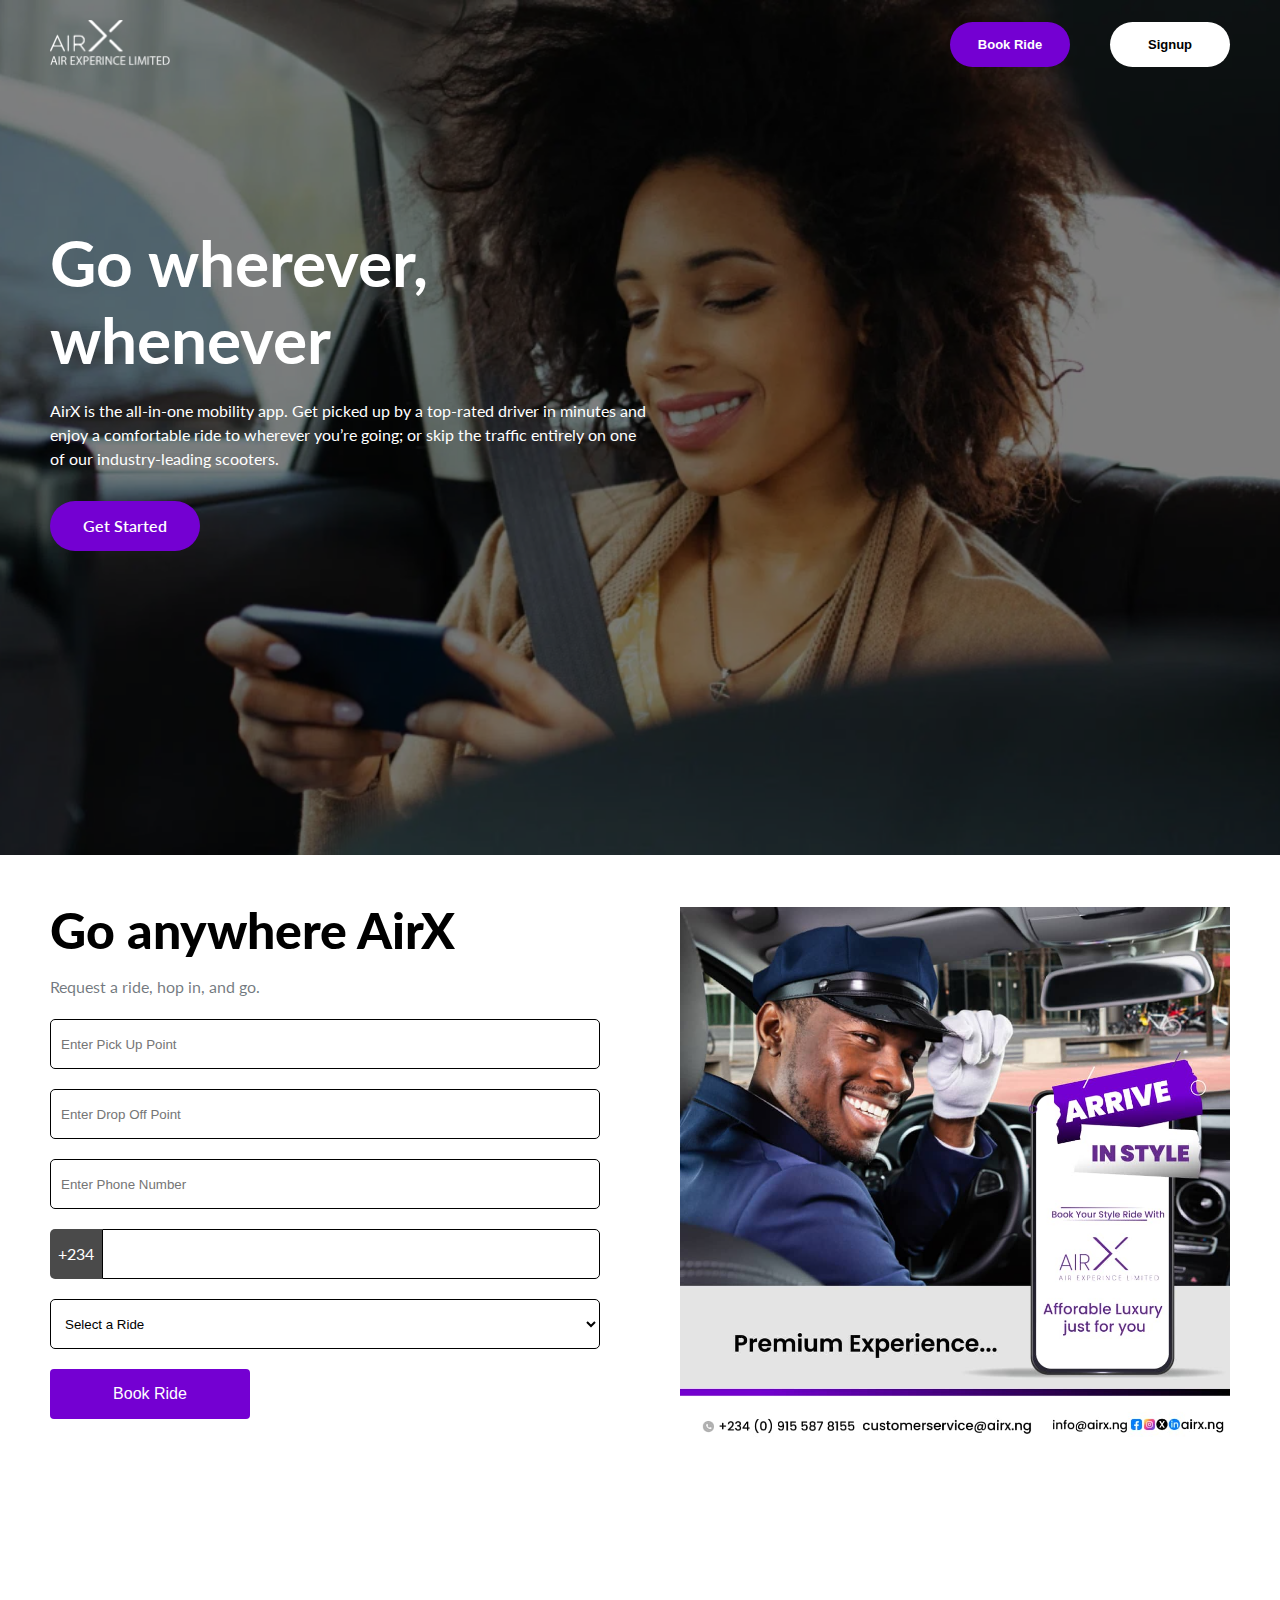
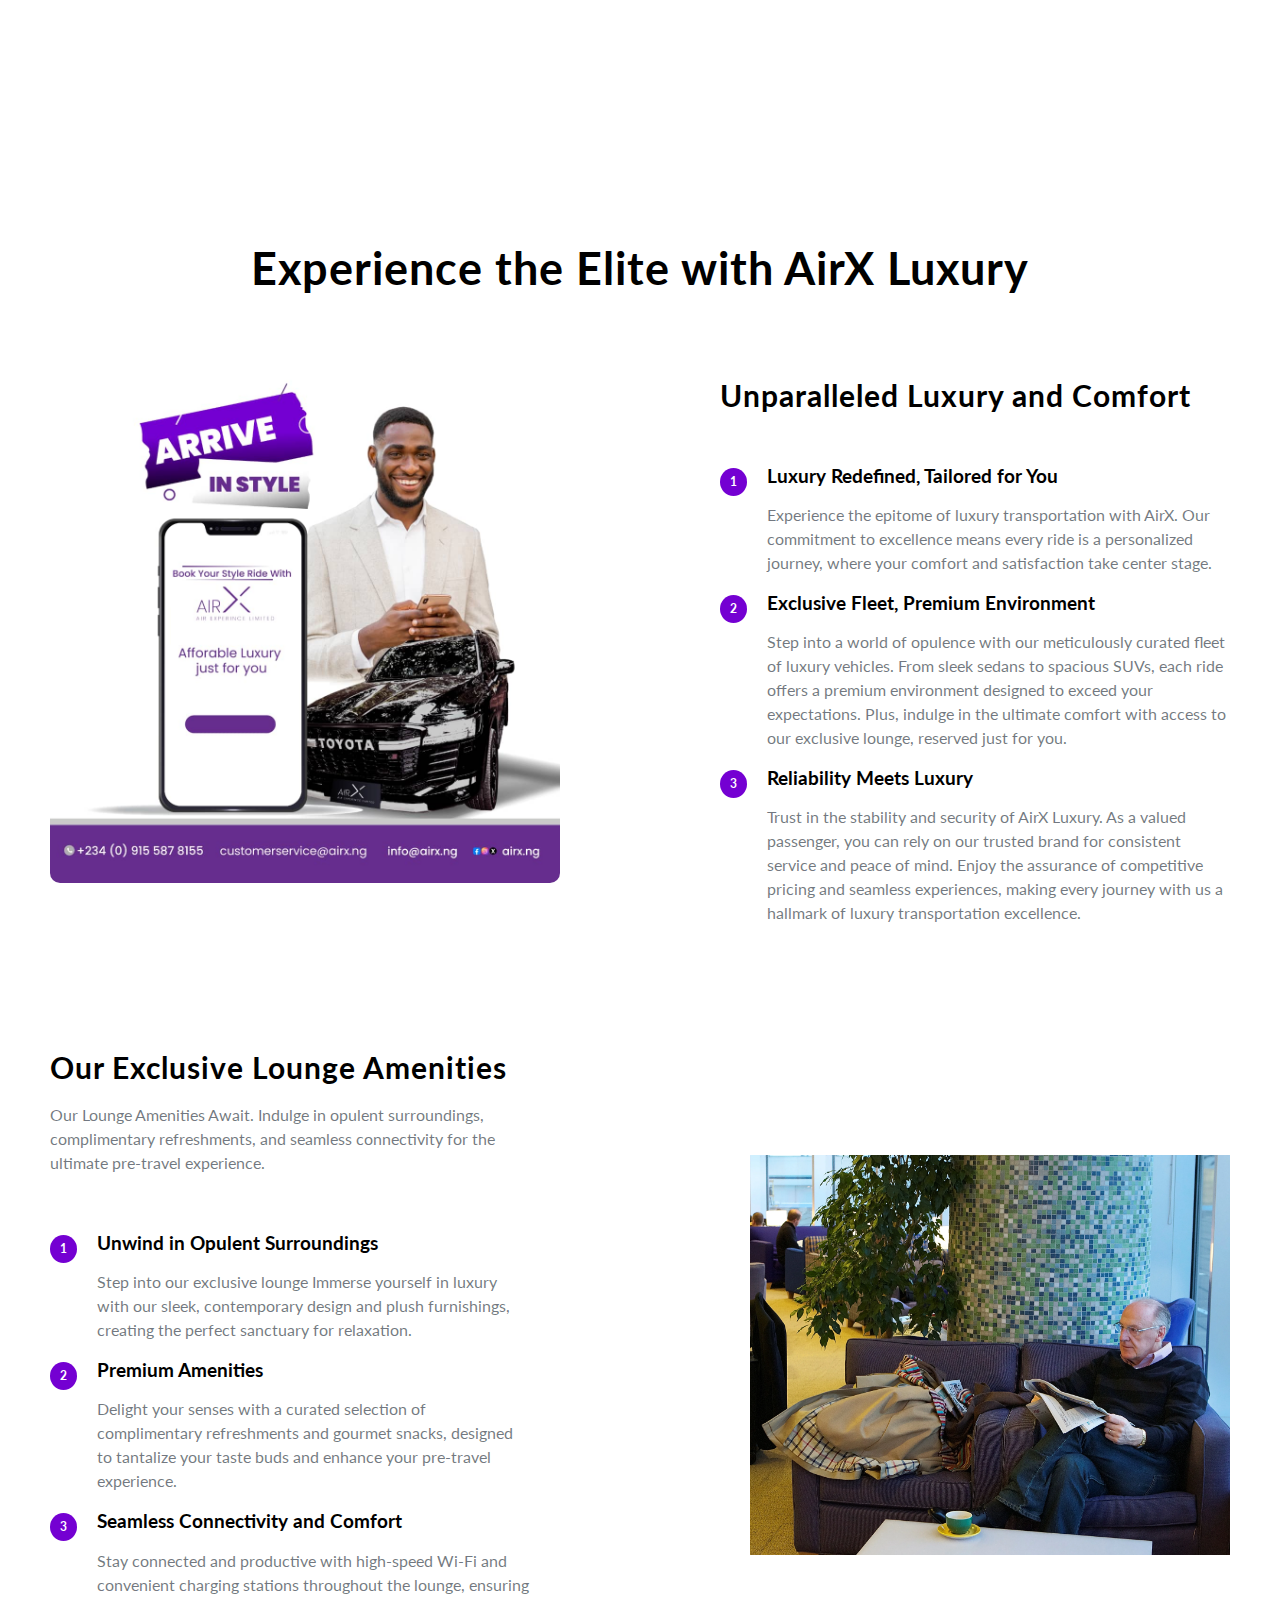
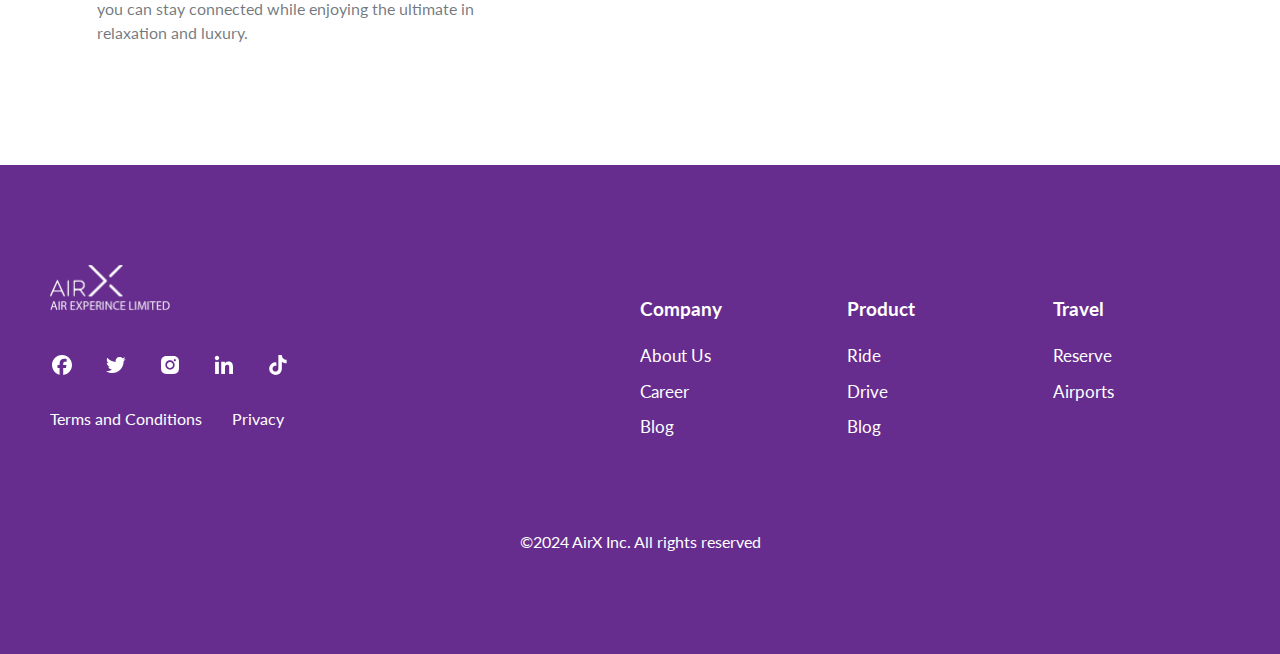
<file: index.html>
<!DOCTYPE html>
<html lang="en">
	<head>
		<meta charset="UTF-8" />
		<meta name="viewport" content="width=device-width, initial-scale=1.0" />
		<link rel="stylesheet" href="style.css" />
		<title>AirX | Enjoy a comfortable ride</title>
	</head>
	<body>
		<header class="header">
			<div class="background-carousel">
				<img src="images/bg-image.webp" class="background-image active" alt="" />
				<img src="images/taxidriver1.jpg" class="background-image" alt="" />
				<img src="images/taxidriver2.jpg" class="background-image" alt="" />
			</div>
			<section class="container hero">
				<nav class="nav__container">
					<a href="/">
						<img class="logo" src="images/airx.png" alt="" />
					</a>
					<div class="nav__wrapper">
						<button class="booking__btn btn__purple"><a href="#booking">Book Ride</a></button>
						<button class="nav__signup__btn">
							<a href="/signup.html">Signup</a>
						</button>
					</div>
				</nav>

				<section class="hero__wrapper">
					<h1>
						Go wherever, <br />
						whenever
					</h1>
					<p class="hero__wrapper__para">
						AirX is the all-in-one mobility app. Get picked up by a top-rated driver in minutes and
						enjoy a comfortable ride to wherever you’re going; or skip the traffic entirely on one
						of our industry-leading scooters.
					</p>
					<a class="hero__btn btn__purple" href="/login.html">Get Started</a>
				</section>
			</section>
		</header>
		<main>
			<section id="booking" class="book__a__ride__wrapper">
				<div class="container book__a__ride__content">
					<div class="book__a__ride__text">
						<h1>Go anywhere AirX</h1>
						<p>Request a ride, hop in, and go.</p>

						<div>
							<input type="text" placeholder="Enter Pick Up Point" />
							<input type="text" placeholder="Enter Drop Off Point" />
							<input type="text" placeholder="Enter Phone Number" />
							<div class="input__phone">
								<label for="phone">+234</label>
								<input
									type="tel"
									id="phone"
									name="phone"
									pattern="[0-9]{10}"
									title="Phone number must contain exactly 10 digits"
									required
								/>
							</div>
							<select name="dropdown" id="">
								<option value="">Select a Ride</option>
							</select>
						</div>
						<button class="book__ride__btn btn__purple">Book Ride</button>
					</div>
					<div class="img__wrapper">
						<img src="images/img1.jpg" alt="" />
					</div>
				</div>
			</section>

			<div id="myModal" class="modal">
				<div class="modal-content">
					<span class="close">&times;</span>
					<input type="text" />
					<input type="text" />
					<input type="text" />
					<input type="text" />
					<button>Proceed to payment</button>
				</div>
			</div>

			<!--========= Earn with Air X =============-->
			<section class="container earn__wrapper">
				<h2>Experience the Elite with AirX Luxury</h2>
				<div class="earn__btn__wrapper"></div>
				<!--======== Driver Details ===========-->
				<div class="driver">
					<!--========== Image ============-->
					<div class="driver__img__wrapper">
						<img src="images/img2.jpg" alt="" />
					</div>
					<div class="driver__content__wrapper">
						<div>
							<h2>Unparalleled Luxury and Comfort</h2>
							<div>
								<div class="driver__content">
									<div class="number">1</div>
									<div>
										<h3>Luxury Redefined, Tailored for You</h3>
										<p>
											Experience the epitome of luxury transportation with AirX. Our commitment to
											excellence means every ride is a personalized journey, where your comfort and
											satisfaction take center stage.
										</p>
									</div>
								</div>
								<div class="driver__content">
									<div class="number">2</div>
									<div>
										<h3>Exclusive Fleet, Premium Environment</h3>
										<p>
											Step into a world of opulence with our meticulously curated fleet of luxury
											vehicles. From sleek sedans to spacious SUVs, each ride offers a premium
											environment designed to exceed your expectations. Plus, indulge in the
											ultimate comfort with access to our exclusive lounge, reserved just for you.
										</p>
									</div>
								</div>
								<div class="driver__content">
									<div class="number">3</div>
									<div>
										<h3>Reliability Meets Luxury</h3>
										<p>
											Trust in the stability and security of AirX Luxury. As a valued passenger, you
											can rely on our trusted brand for consistent service and peace of mind. Enjoy
											the assurance of competitive pricing and seamless experiences, making every
											journey with us a hallmark of luxury transportation excellence.
										</p>
									</div>
								</div>
							</div>
						</div>
					</div>
				</div>
			</section>

			<!-- ================ FEATURES ============== -->
			<section class="features container">
				<div>
					<div class="features__heading">
						<h2>Our Exclusive Lounge Amenities</h2>
						<p>
							Our Lounge Amenities Await. Indulge in opulent surroundings, complimentary
							refreshments, and seamless connectivity for the ultimate pre-travel experience.
						</p>
					</div>
					<div class="features__list">
						<div class="feature__item">
							<div class="number">1</div>
							<div>
								<h3>Unwind in Opulent Surroundings</h3>
								<p>
									Step into our exclusive lounge Immerse yourself in luxury with our sleek,
									contemporary design and plush furnishings, creating the perfect sanctuary for
									relaxation.
								</p>
							</div>
						</div>
						<div class="feature__item">
							<div class="number">2</div>
							<div>
								<h3>Premium Amenities</h3>
								<p>
									Delight your senses with a curated selection of complimentary refreshments and
									gourmet snacks, designed to tantalize your taste buds and enhance your pre-travel
									experience.
								</p>
							</div>
						</div>
						<div class="feature__item">
							<div class="number">3</div>
							<div>
								<h3>Seamless Connectivity and Comfort</h3>
								<p>
									Stay connected and productive with high-speed Wi-Fi and convenient charging
									stations throughout the lounge, ensuring you can stay connected while enjoying the
									ultimate in relaxation and luxury.
								</p>
							</div>
						</div>
					</div>
				</div>
				<!-- == IMAGE == -->
				<div>
					<img src="images/airxlounge.webp" alt="" />
				</div>
			</section>
		</main>

		<footer class="footer__wrapper">
			<div class="container">
				<div class="footer__content__wrapper">
					<div>
						<div class="footer__logo">
							<a href="/"><img src="images/airx.png" class="logo" alt="" /></a>
						</div>

						<div class="socials">
							<div>
								<svg
									width="24"
									height="24"
									viewBox="0 0 24 24"
									fill="none"
									xmlns="http://www.w3.org/2000/svg"
								>
									<path
										d="M12 2C17.5228 2 22 6.49365 22 12.0367C22 17.1683 18.1636 21.3998 13.212 22V15.104H15.9172L16.4784 12.0367L13.212 12.0367V10.952C13.212 9.33123 13.8456 8.70775 15.4852 8.70775C15.9425 8.70775 16.3199 8.71779 16.563 8.73787C16.5904 8.74014 16.6161 8.74253 16.64 8.74505C16.6398 8.74504 16.6401 8.74507 16.64 8.74505L16.6404 5.96491C16.6106 5.95663 16.578 5.94835 16.5429 5.9401C16.0499 5.82407 15.0576 5.71556 14.466 5.71556C11.1244 5.71556 9.58397 7.29896 9.58397 10.7151V12.0367H7.52197V15.1039L9.58397 15.104V21.7779C5.22859 20.693 2 16.7434 2 12.0367C2 6.49365 6.4772 2 12 2Z"
										fill="currentColor"
									></path>
								</svg>
							</div>
							<div>
								<svg
									width="24"
									height="24"
									viewBox="0 0 24 24"
									fill="none"
									xmlns="http://www.w3.org/2000/svg"
								>
									<path
										d="M19.633 7.99698C19.646 8.17198 19.646 8.34598 19.646 8.51998C19.646 13.845 15.593 19.981 8.186 19.981C5.904 19.981 3.784 19.32 2 18.172C2.324 18.209 2.636 18.222 2.973 18.222C4.78599 18.2264 6.54765 17.6201 7.974 16.501C7.13342 16.4858 6.31858 16.2084 5.64324 15.7077C4.9679 15.207 4.46578 14.5079 4.207 13.708C4.456 13.745 4.706 13.77 4.968 13.77C5.329 13.77 5.692 13.72 6.029 13.633C5.11676 13.4488 4.29647 12.9543 3.70762 12.2337C3.11876 11.513 2.79769 10.6106 2.799 9.67998V9.62998C3.336 9.92898 3.959 10.116 4.619 10.141C4.06609 9.77357 3.61272 9.27501 3.29934 8.68977C2.98596 8.10454 2.82231 7.45084 2.823 6.78698C2.823 6.03898 3.022 5.35298 3.371 4.75498C4.38314 6 5.6455 7.01854 7.07634 7.74464C8.50717 8.47074 10.0746 8.8882 11.677 8.96998C11.615 8.66998 11.577 8.35898 11.577 8.04698C11.5767 7.51794 11.6807 6.99404 11.8831 6.50522C12.0854 6.0164 12.3821 5.57226 12.7562 5.19817C13.1303 4.82408 13.5744 4.52739 14.0632 4.32506C14.5521 4.12273 15.076 4.01872 15.605 4.01898C16.765 4.01898 17.812 4.50498 18.548 5.29098C19.4498 5.1166 20.3145 4.7874 21.104 4.31798C20.8034 5.2488 20.1738 6.03809 19.333 6.53798C20.1328 6.44676 20.9144 6.23644 21.652 5.91398C21.1011 6.71708 20.4185 7.42133 19.633 7.99698Z"
										fill="currentColor"
									></path>
								</svg>
							</div>
							<div>
								<svg
									width="24"
									height="24"
									viewBox="0 0 24 24"
									fill="none"
									xmlns="http://www.w3.org/2000/svg"
								>
									<path
										d="M14.9971 11.979C14.9971 13.6375 13.6526 14.982 11.9941 14.982C10.3356 14.982 8.99109 13.6375 8.99109 11.979C8.99109 10.3205 10.3356 8.97598 11.9941 8.97598C13.6526 8.97598 14.9971 10.3205 14.9971 11.979Z"
										fill="currentColor"
									></path>
									<path
										fill-rule="evenodd"
										clip-rule="evenodd"
										d="M20.5281 6.08902C20.7952 6.79779 20.937 7.54764 20.9471 8.30502C21.0028 9.25761 21.0031 9.56915 21.005 11.9804L21.0051 12.014C21.0051 14.457 20.9921 14.762 20.9491 15.724C20.9341 16.473 20.7931 17.211 20.5301 17.911C20.2982 18.5087 19.9442 19.0515 19.4909 19.5049C19.0376 19.9582 18.4948 20.3121 17.8971 20.544C17.1974 20.8066 16.4582 20.9483 15.7111 20.963C14.7561 21.019 14.4431 21.019 12.0011 21.019C9.55907 21.019 9.25407 21.006 8.29107 20.963C7.54244 20.9384 6.8035 20.7862 6.10607 20.513C5.50813 20.2816 4.96505 19.928 4.51151 19.4748C4.05797 19.0216 3.70395 18.4788 3.47207 17.881C3.20907 17.18 3.06807 16.442 3.05307 15.694C2.99707 14.738 2.99707 14.426 2.99707 11.984C2.99707 9.54202 3.01007 9.23702 3.05307 8.27402C3.06719 7.52713 3.2089 6.78815 3.47207 6.08902C3.70356 5.49108 4.05732 4.94804 4.5107 4.49465C4.96409 4.04126 5.50713 3.68751 6.10507 3.45602C6.80442 3.19349 7.54323 3.05147 8.29007 3.03602C9.24507 2.98102 9.55807 2.98102 12.0001 2.98102C14.4421 2.98102 14.7471 2.99302 15.7091 3.03602C16.4562 3.05136 17.1954 3.19338 17.8951 3.45602C18.4929 3.68767 19.0359 4.04148 19.4892 4.49485C19.9426 4.94822 20.2964 5.49117 20.5281 6.08902ZM7.37107 11.979C7.37107 14.533 9.44007 16.602 11.9941 16.602C13.2202 16.602 14.396 16.115 15.263 15.248C16.13 14.381 16.6171 13.2051 16.6171 11.979C16.6171 10.7529 16.13 9.57704 15.263 8.71006C14.396 7.84308 13.2202 7.35602 11.9941 7.35602C9.44007 7.35602 7.37107 9.42502 7.37107 11.979ZM16.3884 8.18123C16.5192 8.23536 16.6595 8.26315 16.8011 8.26302C17.3961 8.26302 17.8781 7.78102 17.8781 7.18502C17.8781 7.04352 17.8502 6.9034 17.7961 6.77268C17.7419 6.64195 17.6625 6.52317 17.5625 6.42311C17.4624 6.32306 17.3436 6.24369 17.2129 6.18954C17.0822 6.13539 16.9421 6.10752 16.8006 6.10752C16.6591 6.10752 16.519 6.13539 16.3882 6.18954C16.2575 6.24369 16.1387 6.32306 16.0387 6.42311C15.9386 6.52317 15.8592 6.64195 15.8051 6.77268C15.7509 6.9034 15.7231 7.04352 15.7231 7.18502C15.7229 7.32662 15.7507 7.46686 15.8049 7.59771C15.859 7.72855 15.9384 7.84744 16.0385 7.94757C16.1386 8.0477 16.2575 8.1271 16.3884 8.18123Z"
										fill="currentColor"
									></path>
								</svg>
							</div>
							<div>
								<svg
									width="24"
									height="24"
									viewBox="0 0 24 24"
									fill="none"
									xmlns="http://www.w3.org/2000/svg"
								>
									<path
										d="M7.17104 5.00898C7.17104 6.21738 6.19144 7.19698 4.98304 7.19698C3.77464 7.19698 2.79504 6.21738 2.79504 5.00898C2.79504 3.80058 3.77464 2.82098 4.98304 2.82098C6.19144 2.82098 7.17104 3.80058 7.17104 5.00898Z"
										fill="currentColor"
									></path>
									<path
										d="M9.23697 20.994V8.85502H12.855V10.515H12.906C13.409 9.56202 14.639 8.55502 16.474 8.55502C20.296 8.55502 21 11.068 21 14.338V20.995H17.229V15.091C17.229 13.684 17.205 11.873 15.268 11.873C13.304 11.873 13.006 13.407 13.006 14.991V20.994H9.23697Z"
										fill="currentColor"
									></path>
									<path
										d="M6.86997 8.85502H3.09497V20.994H6.86997V8.85502Z"
										fill="currentColor"
									></path>
								</svg>
							</div>
							<div>
								<svg
									width="24"
									height="24"
									viewBox="0 0 24 24"
									fill="none"
									xmlns="http://www.w3.org/2000/svg"
								>
									<path
										d="M19.59 6.69C18.5932 6.47079 17.6914 5.94144 17.0141 5.17789C16.3368 4.41435 15.9188 3.45587 15.82 2.44V2H12.37V15.67C12.3707 16.2766 12.1806 16.868 11.8265 17.3604C11.4724 17.8529 10.9723 18.2215 10.3971 18.414C9.82187 18.6065 9.20068 18.6131 8.6215 18.4329C8.04232 18.2527 7.53452 17.8948 7.17002 17.41C6.84347 16.9808 6.64351 16.4689 6.59275 15.932C6.542 15.3951 6.64247 14.8548 6.8828 14.372C7.12314 13.8892 7.49375 13.4834 7.95274 13.2003C8.41172 12.9172 8.94076 12.7681 9.48002 12.77C9.77826 12.7683 10.075 12.8121 10.36 12.9V9.4C10.0284 9.35892 9.69413 9.34221 9.36002 9.35C8.12933 9.38288 6.93494 9.77393 5.92311 10.4753C4.91127 11.1766 4.12591 12.1578 3.6632 13.2986C3.20049 14.4395 3.0805 15.6905 3.31794 16.8986C3.55538 18.1066 4.13993 19.2191 5.00002 20.1C5.88151 20.9962 7.00952 21.6101 8.24072 21.8638C9.47192 22.1175 10.7507 21.9994 11.9147 21.5246C13.0786 21.0498 14.0752 20.2397 14.7777 19.1973C15.4801 18.1548 15.8569 16.9271 15.86 15.67V8.67C17.2515 9.66395 18.92 10.1956 20.63 10.19V6.79C20.2941 6.79138 19.959 6.75787 19.63 6.69H19.59Z"
										fill="currentColor"
									></path>
								</svg>
							</div>
						</div>
						<div class="terms__wrapper">
							<ul class="terms">
								<li>Terms and Conditions</li>
								<li>Privacy</li>
							</ul>
						</div>
					</div>
					<div class="footer__content">
						<div class="footer__links">
							<h3>Company</h3>
							<ul>
								<li>About Us</li>
								<li>Career</li>
								<li>Blog</li>
							</ul>
						</div>
						<div class="footer__links">
							<h3>Product</h3>
							<ul>
								<li>Ride</li>
								<li>Drive</li>
								<li>Blog</li>
							</ul>
						</div>
						<div class="footer__links">
							<h3>Travel</h3>
							<ul>
								<li>Reserve</li>
								<li>Airports</li>
							</ul>
						</div>
					</div>
				</div>

				<p class="copyright">©2024 AirX Inc. All rights reserved</p>
			</div>
		</footer>
		<script src="main.js"></script>
	</body>
</html>
</file>
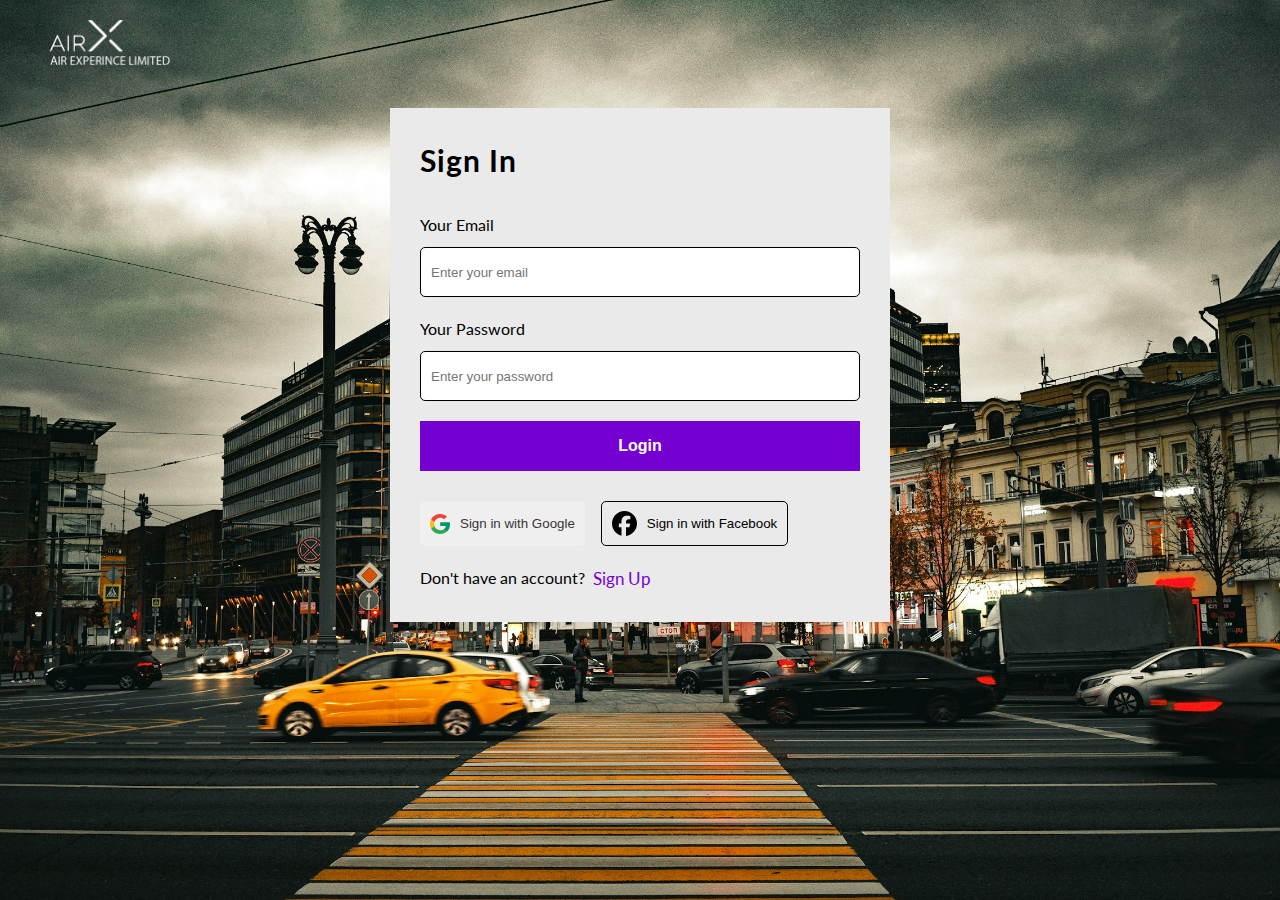
<file: login.html>
<!DOCTYPE html>
<html lang="en">
	<head>
		<meta charset="UTF-8" />
		<meta name="viewport" content="width=device-width, initial-scale=1.0" />
		<title>Login</title>
		<link rel="stylesheet" href="style.css" />
	</head>
	<body>
		<div class="signup__wrapper">
			<nav class="signup__navbar container">
				<a href="/">
					<img class="logo" src="images/airx.png" alt="" />
				</a>
			</nav>
			<section class="signup__form__wrapper">
				<div class="signup__form">
					<div class="">
						<h2>Sign In</h2>
						<form>
							<div>
								<label for="name">Your Email</label>
								<input type="email" placeholder="Enter your email" />
							</div>
							<div>
								<label for="name">Your Password</label>
								<input type="password" placeholder="Enter your password" />
							</div>

							<button class="signup__btn">Login</button>
							<div class="signup__btn__wrapper">
								<button>
									<span
										><svg
											width="20"
											height="20"
											viewBox="0 0 20 20"
											fill="none"
											xmlns="http://www.w3.org/2000/svg"
										>
											<g clip-path="url(#clip0_191_13499)">
												<path
													d="M19.999 10.2217C20.0111 9.53428 19.9387 8.84788 19.7834 8.17737H10.2031V11.8884H15.8266C15.7201 12.5391 15.4804 13.162 15.1219 13.7195C14.7634 14.2771 14.2935 14.7578 13.7405 15.1328L13.7209 15.2571L16.7502 17.5568L16.96 17.5774C18.8873 15.8329 19.9986 13.2661 19.9986 10.2217"
													fill="#059669"
												></path>
												<path
													d="M10.2055 19.9999C12.9605 19.9999 15.2734 19.111 16.9629 17.5777L13.7429 15.1331C12.8813 15.7221 11.7248 16.1333 10.2055 16.1333C8.91513 16.1259 7.65991 15.7205 6.61791 14.9745C5.57592 14.2286 4.80007 13.1801 4.40044 11.9777L4.28085 11.9877L1.13101 14.3765L1.08984 14.4887C1.93817 16.1456 3.24007 17.5386 4.84997 18.5118C6.45987 19.4851 8.31429 20.0004 10.2059 19.9999"
													fill="#34A853"
												></path>
												<path
													d="M4.39899 11.9777C4.1758 11.3411 4.06063 10.673 4.05807 9.99996C4.06218 9.32799 4.1731 8.66075 4.38684 8.02225L4.38115 7.88968L1.19269 5.4624L1.0884 5.51101C0.372763 6.90343 0 8.4408 0 9.99987C0 11.5589 0.372763 13.0963 1.0884 14.4887L4.39899 11.9777Z"
													fill="#FBBC05"
												></path>
												<path
													d="M10.2059 3.86663C11.668 3.84438 13.0822 4.37803 14.1515 5.35558L17.0313 2.59996C15.1843 0.901848 12.7383 -0.0298855 10.2059 -3.6784e-05C8.31431 -0.000477834 6.4599 0.514732 4.85001 1.48798C3.24011 2.46124 1.9382 3.85416 1.08984 5.51101L4.38946 8.02225C4.79303 6.82005 5.57145 5.77231 6.61498 5.02675C7.65851 4.28118 8.9145 3.87541 10.2059 3.86663Z"
													fill="#EB4335"
												></path>
											</g>
											<defs>
												<clipPath id="clip0_191_13499">
													<rect width="20" height="20" fill="white"></rect>
												</clipPath>
											</defs></svg></span
									>Sign in with Google
								</button>
								<button class="btn__fb">
									<img class="facebook" src="images/facebook.svg" alt="" />
									<div>Sign in with Facebook</div>
								</button>
							</div>
							<div class="signin">
								<span>Don't have an account?</span>
								<a class="login__btn" href="/signup.html">Sign Up</a>
							</div>
						</form>
					</div>
				</div>
			</section>
		</div>
	</body>
</html>
</file>
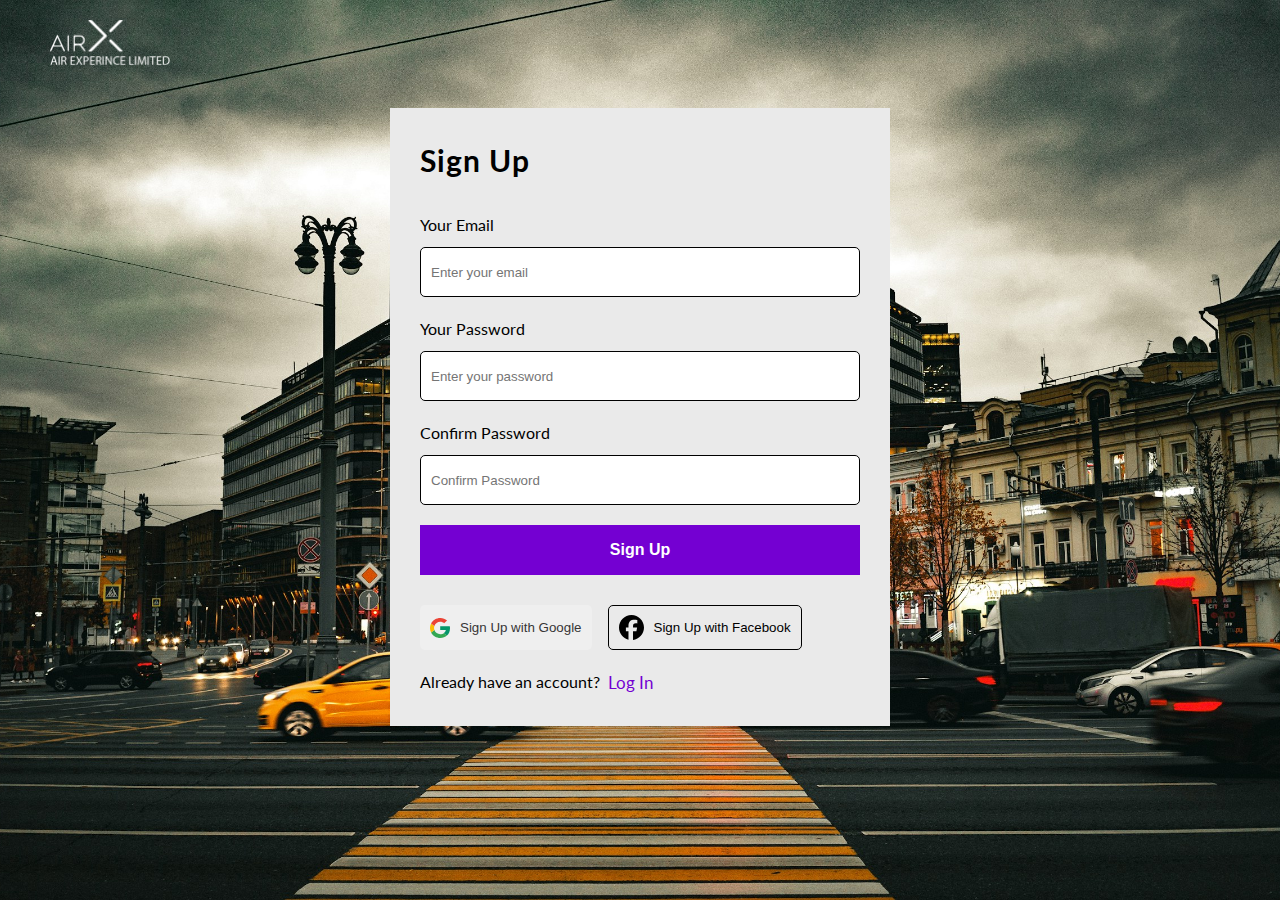
<file: signup.html>
<!DOCTYPE html>
<html lang="en">
	<head>
		<meta charset="UTF-8" />
		<meta name="viewport" content="width=device-width, initial-scale=1.0" />
		<title>Sign Up</title>
		<link rel="stylesheet" href="style.css" />
	</head>
	<body>
		<div class="signup__wrapper">
			<nav class="signup__navbar container">
				<a href="/">
					<img class="logo" src="images/airx.png" alt="" />
				</a>
			</nav>
			<section class="signup__form__wrapper">
				<div class="signup__form">
					<div class="">
						<h2>Sign Up</h2>
						<form>
							<div>
								<label for="name">Your Email</label>
								<input type="email" placeholder="Enter your email" />
							</div>
							<div>
								<label for="name">Your Password</label>
								<input type="password" placeholder="Enter your password" />
							</div>
							<div>
								<label for="name">Confirm Password</label>
								<input type="password" placeholder="Confirm Password" />
							</div>
							<button class="signup__btn">Sign Up</button>
							<div class="signup__btn__wrapper">
								<button>
									<span
										><svg
											width="20"
											height="20"
											viewBox="0 0 20 20"
											fill="none"
											xmlns="http://www.w3.org/2000/svg"
										>
											<g clip-path="url(#clip0_191_13499)">
												<path
													d="M19.999 10.2217C20.0111 9.53428 19.9387 8.84788 19.7834 8.17737H10.2031V11.8884H15.8266C15.7201 12.5391 15.4804 13.162 15.1219 13.7195C14.7634 14.2771 14.2935 14.7578 13.7405 15.1328L13.7209 15.2571L16.7502 17.5568L16.96 17.5774C18.8873 15.8329 19.9986 13.2661 19.9986 10.2217"
													fill="#059669"
												></path>
												<path
													d="M10.2055 19.9999C12.9605 19.9999 15.2734 19.111 16.9629 17.5777L13.7429 15.1331C12.8813 15.7221 11.7248 16.1333 10.2055 16.1333C8.91513 16.1259 7.65991 15.7205 6.61791 14.9745C5.57592 14.2286 4.80007 13.1801 4.40044 11.9777L4.28085 11.9877L1.13101 14.3765L1.08984 14.4887C1.93817 16.1456 3.24007 17.5386 4.84997 18.5118C6.45987 19.4851 8.31429 20.0004 10.2059 19.9999"
													fill="#34A853"
												></path>
												<path
													d="M4.39899 11.9777C4.1758 11.3411 4.06063 10.673 4.05807 9.99996C4.06218 9.32799 4.1731 8.66075 4.38684 8.02225L4.38115 7.88968L1.19269 5.4624L1.0884 5.51101C0.372763 6.90343 0 8.4408 0 9.99987C0 11.5589 0.372763 13.0963 1.0884 14.4887L4.39899 11.9777Z"
													fill="#FBBC05"
												></path>
												<path
													d="M10.2059 3.86663C11.668 3.84438 13.0822 4.37803 14.1515 5.35558L17.0313 2.59996C15.1843 0.901848 12.7383 -0.0298855 10.2059 -3.6784e-05C8.31431 -0.000477834 6.4599 0.514732 4.85001 1.48798C3.24011 2.46124 1.9382 3.85416 1.08984 5.51101L4.38946 8.02225C4.79303 6.82005 5.57145 5.77231 6.61498 5.02675C7.65851 4.28118 8.9145 3.87541 10.2059 3.86663Z"
													fill="#EB4335"
												></path>
											</g>
											<defs>
												<clipPath id="clip0_191_13499">
													<rect width="20" height="20" fill="white"></rect>
												</clipPath>
											</defs></svg></span
									>Sign Up with Google
								</button>
								<button class="btn__fb">
									<img class="facebook" src="images/facebook.svg" alt="" />
									<div>Sign Up with Facebook</div>
								</button>
							</div>
							<div class="signin">
								<span>Already have an account?</span>
								<a class="login__btn" href="/login.html">Log In</a>
							</div>
						</form>
					</div>
				</div>
			</section>
		</div>
	</body>
</html>
</file>
<file: style.css>
@import url("https://fonts.googleapis.com/css2?family=Lato:wght@400;700&display=swap");
*,
*::after,
*::before {
	margin: 0;
	padding: 0;
	box-sizing: border-box;
}

html {
	font-size: 62.5%;
	scroll-behavior: smooth;
}

body {
	overflow-x: hidden;
	font-size: 1.6rem;
	line-height: 1.5;
	font-family: "Lato", sans-serif;
	color: rgba(18, 29, 43, 0.6);
}

a {
	display: block;
	color: inherit;
	text-decoration: none;
}

img {
	max-width: 100%;
}

input {
	width: 100%;
	display: block;
	margin-bottom: 2rem;
	height: 5rem;
	border: 1px solid black;
	padding: 0 1rem;
	border-radius: 0.5rem;
	outline: none;
}

select {
	width: 100%;
	height: 5rem;
	padding: 0 1rem;
	background-color: transparent;
	outline: none;
	border: 1px solid black;
	border-radius: 0.5rem;
}

li,
ul {
	list-style: none;
}

.header {
	position: relative;
	background-size: cover;
	background-position: center;
	background-repeat: no-repeat;
	min-height: 95vh;
	color: white;
	position: relative;
	z-index: 10;
}

.background-image {
	position: absolute;
	inset: 0;
	object-fit: cover;
	object-position: center;
	display: block;
	width: 100%;
	height: 100%;
	opacity: 0;
	transition: opacity 2s ease-in-out;
}

.input__phone {
	display: flex;
}

.input__phone input {
	border-top-left-radius: 0;
	border-bottom-left-radius: 0;
}

.input__phone label {
	display: flex;
	align-items: center;
	border-top-left-radius: 5px;
	border-bottom-left-radius: 5px;
	background-color: #4a4a4a;
	color: white;
	height: 5rem;
	padding: 0 8px;
	margin: 0;
}

.active {
	opacity: 1;
	transition: opacity 2s ease-in-out;
}

.btn__purple {
	background-color: #7400d2;
	color: white;
}

.btn__purple a {
	color: white;
}

/* ============= mobile view ================= */

h2 {
	letter-spacing: 0.1rem;
	margin-bottom: 1.3rem;
	color: black;
}

h3 {
	margin-bottom: 1.3rem;
	color: black;
}

/* ==== HEADER AND HERO ==== */

.nav__container {
	display: flex;
	justify-content: space-between;
	align-items: center;
	padding: 2rem 0;
	position: relative;
	z-index: 100;
	column-gap: 20px;
}

.container {
	padding: 0 1.8rem;
}

.logo {
	width: 12rem;
}

.nav__wrapper {
	display: flex;
	align-items: center;
	column-gap: 1rem;
}

.nav__wrapper a {
	z-index: 50;
}

.nav__wrapper .nav__book__ride:hover {
	text-decoration: underline;
}

.nav__wrapper button {
	z-index: 50;
	padding: 1rem 2rem;
	font-weight: 600;
	border-radius: 9999px;
	border: none;
	outline: none;
	width: 100px;
	font-size: 1rem;
}

.nav__signup__btn {
	background-color: white;
	color: black;
}

.nav__wrapper .booking__btn {
	text-align: center;
	display: flex;
	justify-content: center;
	align-items: center;
	border-radius: 2.8rem;
	font-weight: 600;
}

.header::after {
	content: "";
	height: 100%;
	width: 100%;
	background: #000;
	opacity: 0.5;
	position: absolute;
	top: 0;
	left: 0;
}

.hero__wrapper {
	min-height: 60rem;
	display: flex;
	flex-direction: column;
	justify-content: center; /* Center vertically */
}

.hero__wrapper h1 {
	font-size: 5rem;
	line-height: 1.2;
	z-index: 10;
	margin-bottom: 2rem;
}

.hero__wrapper p,
.hero__wrapper a {
	z-index: 10;
}

.hero__wrapper__para {
	max-width: 60rem;
	margin-bottom: 3rem;
}
.hero__btn {
	width: 150px;
	height: 50px;
	text-align: center;
	display: flex;
	justify-content: center;
	align-items: center;
	border-radius: 2.8rem;
	font-weight: 600;
}

/* ==== BOOK A RIDE ==== */
.book__a__ride__wrapper {
	min-height: 100vh;
	overflow: hidden;
	padding: 5rem 0;
}

.book__a__ride__content h1 {
	font-size: 3rem;
	font-weight: 900;
	line-height: 1;
	margin-bottom: 2rem;
	color: black;
}

.book__a__ride__content p {
	margin-bottom: 2rem;
}

.book__ride__btn {
	width: 20rem;
	height: 5rem;
	margin-top: 2rem;
	font-weight: 500;
	outline: none;
	border: none;
	font-size: 1.6rem;
	border-radius: 0.4rem;
	cursor: pointer;
}

.book__a__ride__text {
	margin-bottom: 4rem;
}

/* Modal styles */
.modal {
	display: none; /* Hidden by default */
	position: fixed; /* Stay in place */
	z-index: 1000; /* Sit on top */
	left: 0;
	top: 0;
	width: 100%; /* Full width */
	height: 100%; /* Full height */
	overflow: hidden; /* Prevent scrolling */
	background-color: rgba(0, 0, 0, 0.5); /* Black w/ opacity */
}

/* Modal content */
.modal-content {
	background-color: #fefefe;
	margin: 15% auto; /* 15% from the top and centered */
	padding: 6rem 4rem;
	border: 1px solid #888;
	width: 50%; /* Could be more or less, depending on screen size */
	position: relative; /* Position relative for child elements */
}

/* Close button */
.close {
	color: #000;
	position: absolute; /* Position absolute for fixed positioning */
	top: 6px; /* Adjust as needed */
	right: 20px; /* Adjust as needed */
	font-size: 3.2rem;
	font-weight: bold;
}

.close:hover,
.close:focus {
	color: black;
	text-decoration: none;
	cursor: pointer;
}

/* ========= EARN WITH AIRX =========== */
.earn__wrapper {
	margin: 8rem auto;
}
.earn__wrapper h2 {
	text-align: center;
	font-size: 2.5rem;
	margin-bottom: 2rem;
	color: black;
}

.earn__btn__wrapper {
	display: flex;
	justify-content: center;
	align-items: center;
	margin-bottom: 2rem;
	column-gap: 2rem;
}

.earn__btn__wrapper button {
	padding: 1.2rem 3rem;
	border-radius: 10px;
	font-size: 1.6rem;

	outline: none;
	border: none;
	cursor: pointer;
}

.selected {
	background: #000;
	color: white;
}

.driver__img__wrapper img {
	margin-bottom: 4rem;
}

.driver__content {
	display: flex;
	align-items: flex-start;
	column-gap: 2rem;
	margin-bottom: 2rem;
	width: 100%;
}

.number {
	padding: 0.5rem 1rem;
	display: flex;
	align-items: center;
	justify-content: center;
	border-radius: 100%;
	font-weight: bold;
	background-color: #7400d2;
	color: white;
	font-size: 1.2rem;
}

.driver__content h3 {
	margin-bottom: 0.8rem;
	color: black;
	margin-top: 0;
	line-height: 0.8;
}

/* ========== SERVICES ============ */
.services {
	margin-bottom: 10rem;
}

.services__heading {
	display: flex;
	align-items: start;
	flex-direction: column;
	margin-bottom: 5rem;
}

.services__list h3 {
	margin-bottom: 1rem;
}

.services__item {
	padding: 1.5rem;
	position: relative;
	background-color: rgba(6, 26, 55, 0.04);
	border-radius: 1rem;
	min-height: 18rem;
	margin-bottom: 3rem;
}

.services__item p {
	font-size: 1.7rem;
	color: rgba(18, 29, 43, 0.6);
}

.services__text {
	width: 60%;
}

.services__item img {
	position: absolute;
	bottom: 0;
	right: 0;
	max-height: 12rem;
	max-width: 12rem;
}

/* ======== FEATURES ========== */

.features {
	margin: 10rem auto;
}

.features__heading {
	margin-bottom: 6rem;
}

.feature__item {
	display: flex;
	align-items: flex-start;
	column-gap: 2rem;
	margin-bottom: 2rem;
}

.feature__item h3 {
	margin-bottom: 2rem;
	color: black;
	margin-top: 0;
	line-height: 0.8;
}

/* ========= FOOTER ========== */

.footer__logo {
	margin-bottom: 4rem;
}

.footer__logo a {
	font-size: 2.5rem;
}

.footer__wrapper {
	background-color: #662d8e;
	color: white;
	padding: 6rem 0;
}

.footer__links li {
	margin-bottom: 1rem;
	font-size: 1.7rem;
}

.footer__links h3 {
	color: white;
	margin-bottom: 2rem;
}

.footer__content {
	display: grid;
	grid-template-columns: repeat(3, 1fr);
	margin: 3rem 0;
	column-gap: 3rem;
}

.socials {
	display: flex;
	column-gap: 3rem;
	margin-top: 4rem;
	margin-bottom: 3rem;
}

.terms {
	display: flex;
	align-items: center;
	column-gap: 3rem;
	margin-bottom: 3rem;
}

.copyright {
	text-align: center;
}

/* =================================================== */
/* ================= DESKTOP VIEW =================== */

@media screen and (min-width: 1024px) {
	h2 {
		font-size: 3rem;
		letter-spacing: 0.1rem;
		margin-bottom: 1.3rem;
		color: black;
	}

	h3 {
		font-size: 1.9rem;
		margin-bottom: 1.3rem;
		color: black;
	}

	.nav__wrapper {
		column-gap: 4rem;
	}

	.nav__wrapper button {
		width: 120px;
		height: 45px;
		font-size: 1.3rem;
	}

	.container {
		max-width: 1180px;
		margin: auto;
		padding: 0;
	}

	.nav__wrapper .nav__book__ride:hover {
		text-decoration: underline;
	}

	.hero__wrapper h1 {
		font-size: 6.4rem;
	}

	/* ======= First Section Earn With Air X ====== */

	.earn__wrapper {
		margin: 80px auto;
	}

	.earn__wrapper h2 {
		text-align: center;
		font-size: 4.5rem;
		margin-bottom: 2rem;
	}

	.earn__btn__wrapper {
		display: flex;
		justify-content: center;
		align-items: center;
		column-gap: 10px;
		margin: 20px 0 50px;
	}

	.earn__btn__wrapper button {
		padding: 15px 40px;
	}

	.driver {
		display: grid;
		grid-template-columns: repeat(2, 1fr);
		column-gap: 16rem;
	}

	.driver__img__wrapper img {
		border-radius: 10px;
		margin-bottom: 0;
	}

	.driver__content__wrapper h2 {
		font-size: 3rem;
		text-align: left;
		margin-bottom: 5rem;
	}

	.driver__content h3 {
		margin-bottom: 2rem;
	}

	=

	/* ========== SERVICES =========== */

	.services__list {
		display: flex;
		justify-content: space-between;
	}

	.services__item {
		width: 32%;
	}

	/* ======= FEATURES ======= */
	.features {
		display: grid;
		grid-template-columns: repeat(2, 1fr);
		align-items: center;
		justify-content: center;
		column-gap: 22rem;
		margin: 10rem auto;
	}

	.features img {
		height: 400px;
		object-fit: cover;
		object-position: right;
	}

	/* ================== BOOK A RIDE PAGE STYLES =================== */

	.book__ride__header {
		background: #000;
	}
	.book__a__ride__wrapper {
		height: 100vh;
		overflow: hidden;
		padding: 5rem 0;
	}

	.book__a__ride__content {
		display: grid;
		grid-template-columns: repeat(2, 1fr);
		column-gap: 8rem;
		align-items: center;
	}

	.book__a__ride__content h1 {
		font-size: 5rem;
		font-weight: 900;
		line-height: 1;
		margin-bottom: 2rem;
		color: black;
	}

	.book__a__ride__content .img__wrapper {
		/* border: 1px solid white; */
	}

	.book__a__ride__content p {
		margin-bottom: 2rem;
	}

	.book__a__ride__wrapper img {
		margin: auto;
	}

	.book__ride__btn {
		width: 20rem;
		height: 5rem;
		margin-top: 2rem;
		font-weight: 500;
		outline: none;
		border: none;
		font-size: 1.6rem;
		border-radius: 0.4rem;
		cursor: pointer;
	}

	input {
		width: 100%;
		display: block;
		margin-bottom: 2rem;
		height: 5rem;
		border: 1px solid black;
		padding: 0 1rem;
		border-radius: 0.5rem;
		outline: none;
	}

	select {
		width: 100%;
		height: 5rem;
		padding: 0 1rem;
		background-color: transparent;
		outline: none;
		border: 1px solid black;
		border-radius: 0.5rem;
	}

	li,
	ul {
		list-style: none;
	}

	/* ========= footer  =============*/

	.footer__content__wrapper {
		display: grid;
		grid-template-columns: repeat(2, 1fr);
		margin-bottom: 5rem;
	}

	.footer__logo a {
		font-size: 2.5rem;
	}

	.footer__wrapper {
		color: white;
		padding: 10rem 0;
	}

	.footer__links li {
		margin-bottom: 1rem;
		font-size: 1.7rem;
	}
}

/* ========= SIGNUP  FORM STYLES ================== */

.signup__navbar {
	padding: 20px 0;
	margin-bottom: 20px;
}

.signup__wrapper {
	background-image: url("./images/auth-img.jpg");
	min-height: 100vh;
	width: 100%;
	background-position: center;
	background-size: cover;
	padding: 10px 16px 50px;
}

.signup__form__wrapper {
	width: 100%;
	display: flex;
	justify-content: center;
	align-items: center;
}

.signup__form {
	width: 100%;
	max-width: 500px;
	margin: auto;
	background-color: rgb(234, 234, 234);
	color: black;
	padding: 30px;
}

.signup__form h2 {
	margin-bottom: 30px;
	color: black;
}

.signup__btn__wrapper {
	display: flex;
	align-items: center;
	column-gap: 16px;
	margin-bottom: 20px;
}

.signup__btn__wrapper button {
	display: flex;
	align-items: center;
	column-gap: 10px;
	justify-content: center;
	height: 45px;
	outline: none;
	border: none;
	padding: 0 10px;
	border-radius: 5px;
	color: rgb(55, 54, 54);
	font-weight: 500;
	cursor: pointer;
}

.signup__btn__wrapper .btn__fb {
	background: transparent;
	border: 1px solid black;
	color: black;
}

.signup__btn {
	width: 100%;
	background-color: #7400d2;
	border: none;
	outline: none;
	height: 50px;
	color: white;
	margin-bottom: 30px;
	font-weight: 600;
	font-size: 1.6rem;
}

.signin {
	display: flex;
	column-gap: 8px;
}

.signin a {
	color: #7400d2;
	font-size: 1.7rem;
}

img,
svg {
	display: block;
}

.facebook {
	height: 25px;
	width: 25px;
}

form {
	width: 100%;
}

label {
	margin-bottom: 1rem;
	display: block;
}

@media screen and (min-width: 1024px) {
	.signup__wrapper {
		padding: 0;
	}
}
</file>
